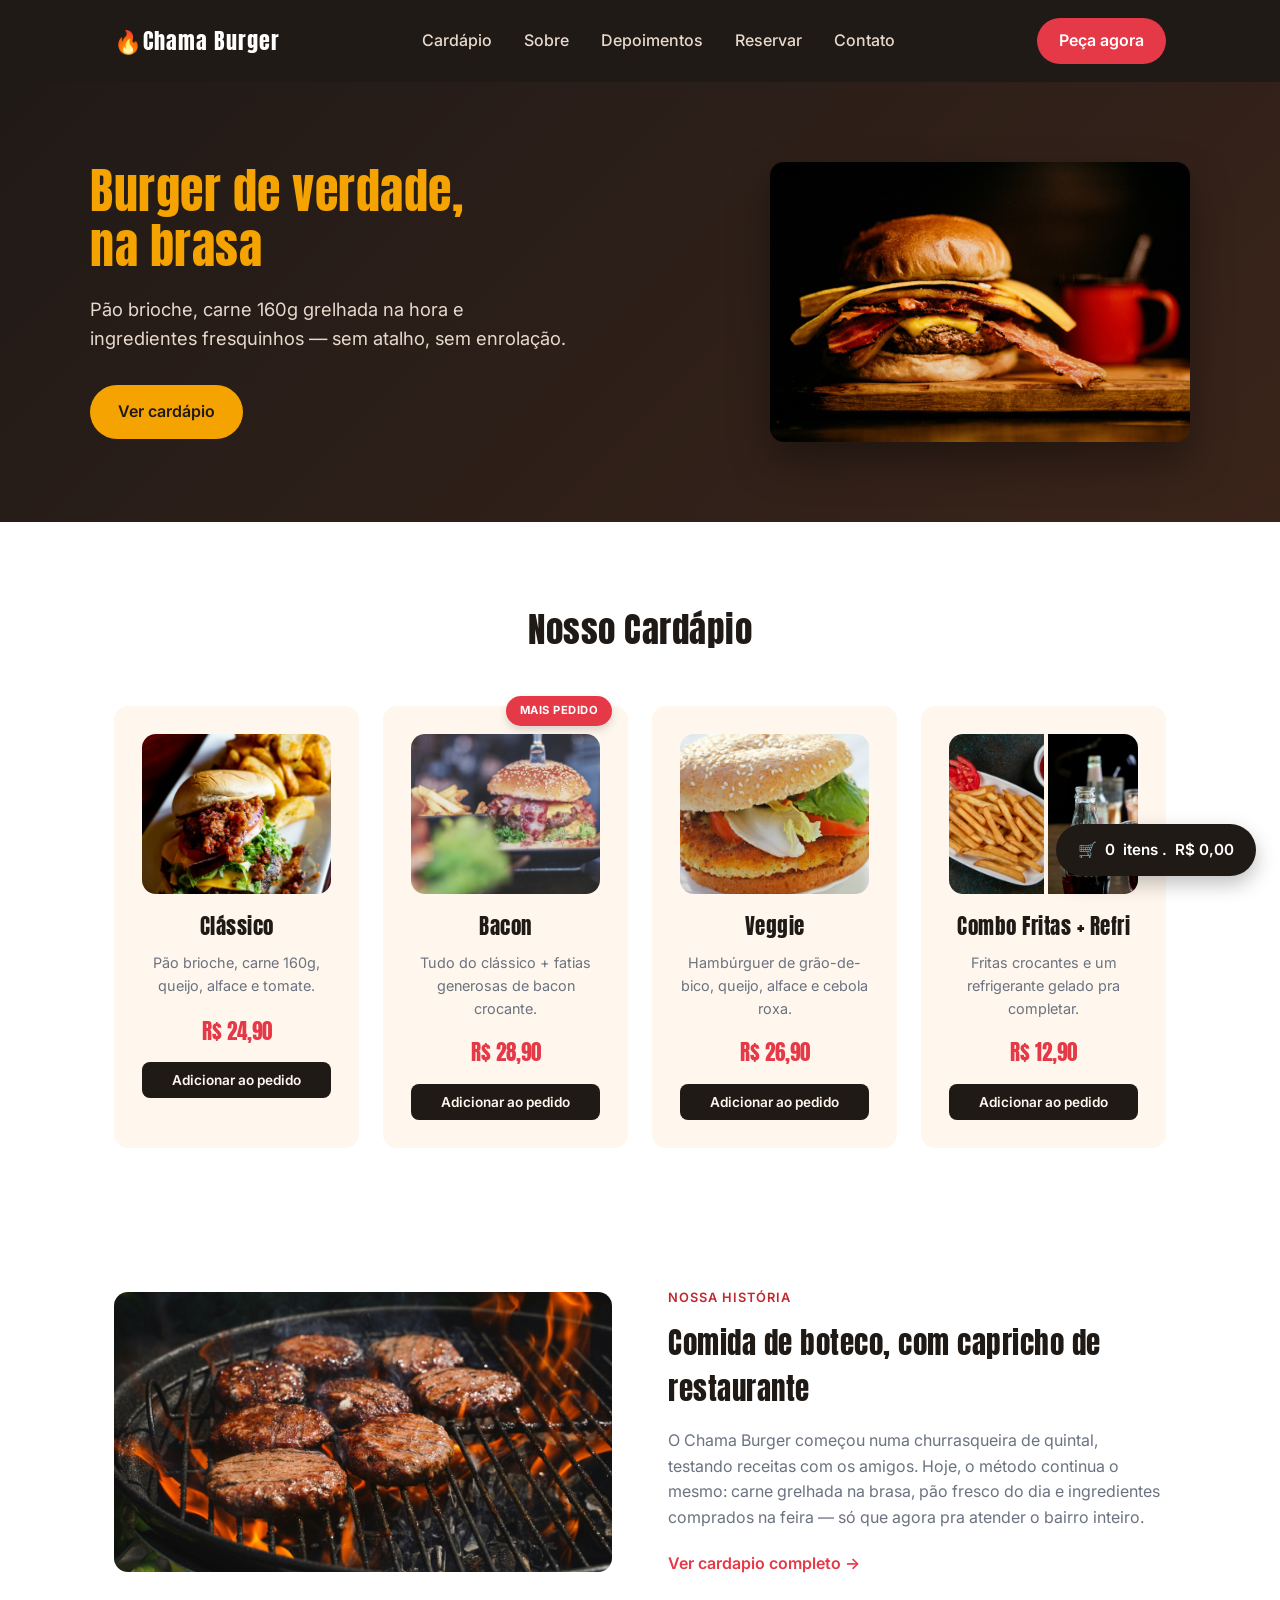
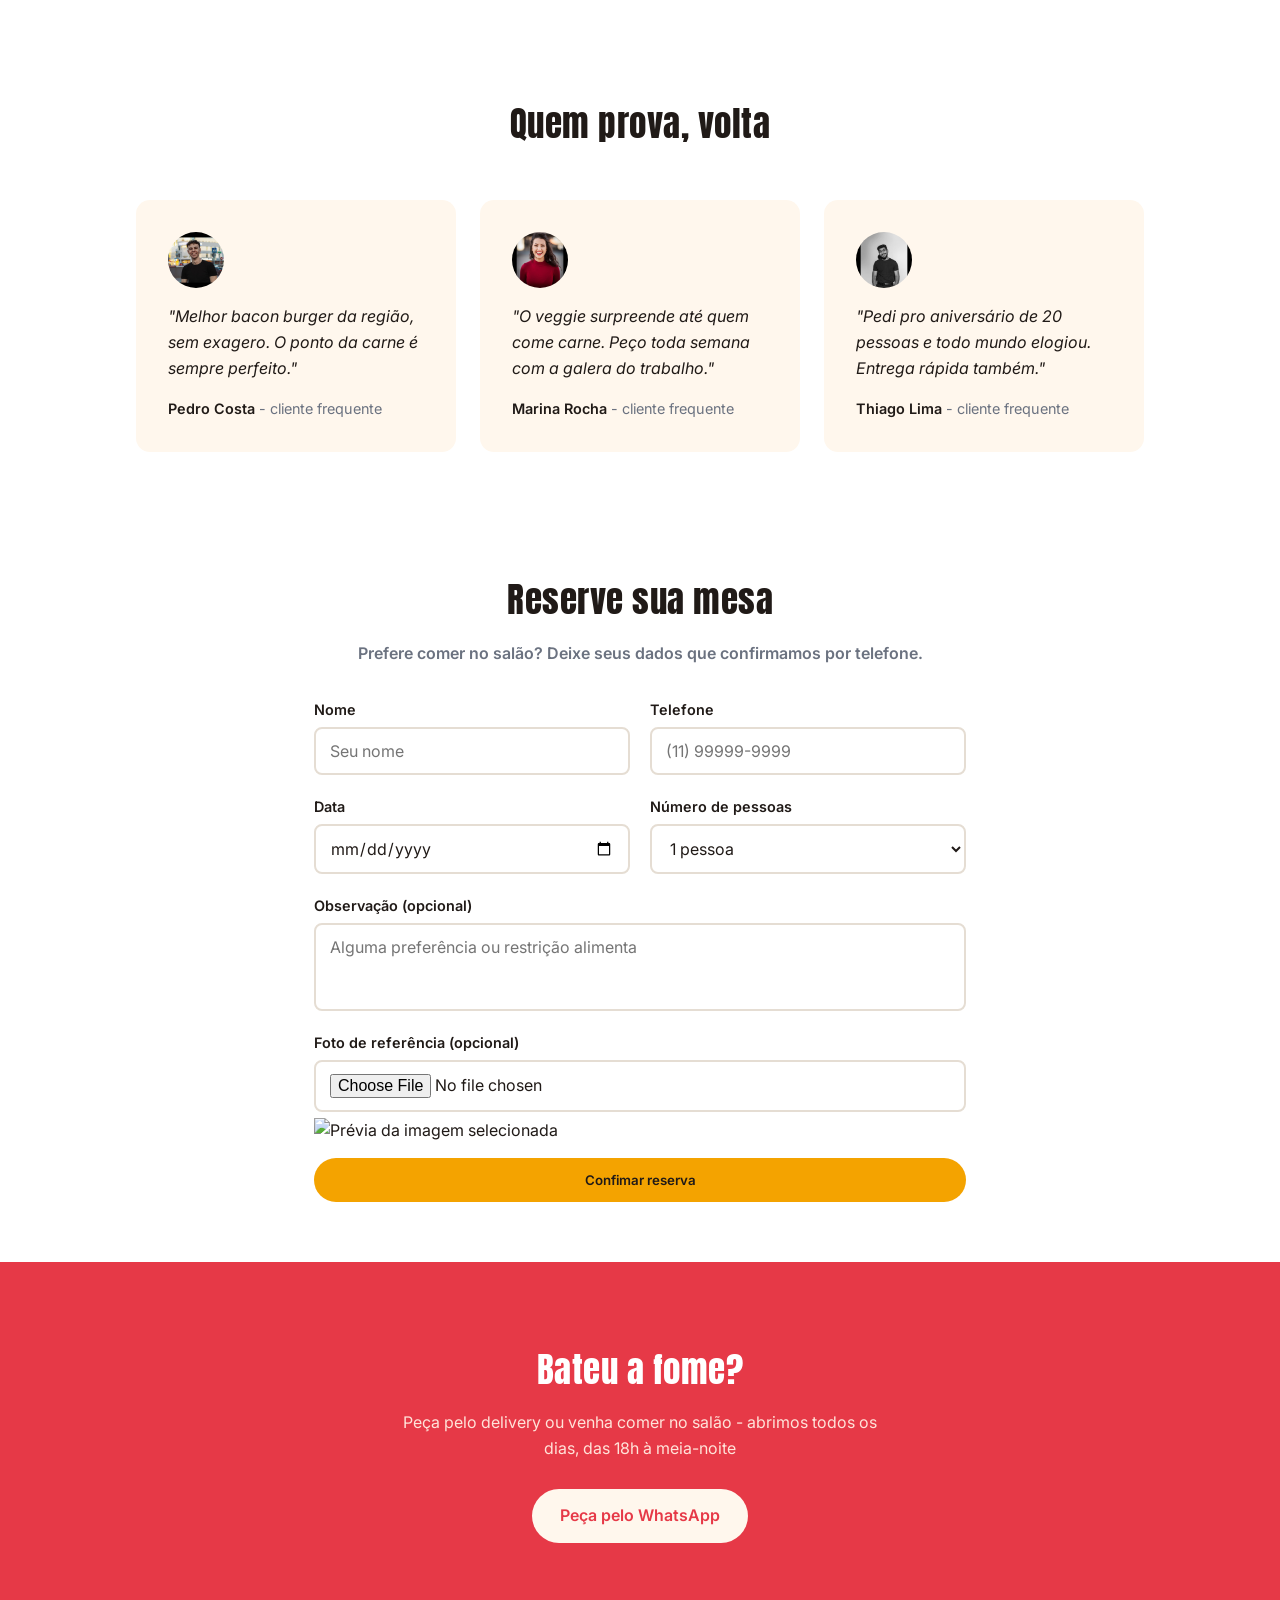
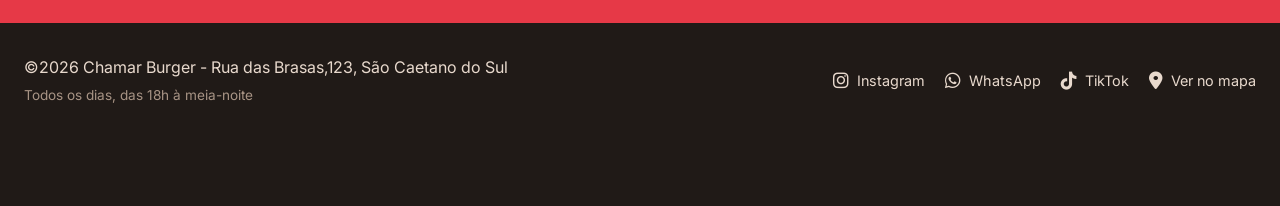
<file: ChamaBurger1/index.html>
<!DOCTYPE html>
<html lang="pt-BR">

<head>
    <meta charset="UTF-8">
    <meta name="viewport" content="width=device-width, initial-scale=1.0">
    <title>ChamaBurger</title>
    <link rel="stylesheet" href="https://cdnjs.cloudflare.com/ajax/libs/font-awesome/6.5.2/css/all.min.css">
    <link rel="stylesheet" href="style.css">
</head>

<body>
    <header class="cabecalho-site">
        <nav class="barra-navegacao">
            <a href="#" class="logo">🔥Chama Burger</a>

            <ul class="menu-links" id="menuLink">
                <li><a href="#cardapio">Cardápio</a></li>
                <li><a href="#sobre">Sobre</a></li>
                <li><a href="#depoimentos">Depoimentos</a></li>
                <li><a href="#reserva">Reservar</a></li>
                <li><a href="#contato">Contato</a></li>
            </ul>
            <a href="#pedir" class="botao botao-nav">Peça agora</a>
            <button class="menu-abrir" id="menurAbrir" aria-label="Abrir menu">≡</button>
        </nav>
    </header>

    <main>
        <section class="destaque">
            <div class="destaque-conteudo">
                <div class="destaque-texto">
                    <h1>Burger de verdade,<br>na brasa</h1>
                    <p>Pão brioche, carne 160g grelhada na hora e ingredientes fresquinhos — sem atalho, sem enrolação.
                    </p>
                    <a href="#cardapio" class="botao botao-primario">Ver cardápio</a>
                </div>
                <div class="destaque-imagem">
                    <img src="assets/images/destaque-burger.jpg"
                        alt="Hambúrguer artesanal com bacon, queijo e pão brioche, grelhado na brasa">
                </div>
            </div>
        </section>

        <section class="cardapio" id="cardapio">
            <h2>Nosso Cardápio</h2>
            <div class="cardapio-itens">

                <article class="cardapio-item">
                    <div class="cardapio-item-imagem">
                        <img src="assets/images/burger-classico.jpg"
                            alt="Foto do burger Clássico: pão brioche, carne, tomate e queijo">
                    </div>
                    <h3>Clássico</h3>
                    <p>Pão brioche, carne 160g, queijo, alface e tomate.</p>
                    <span class="preco">R$ 24,90</span>
                    <button class="adicionar-carrinho" data-name="Clássico" data-preco="24.90">Adicionar ao
                        pedido</button>
                </article>

                <article class="cardapio-item">
                    <span class="selo">Mais pedido</span>
                    <div class="cardapio-item-imagem">
                        <img src="assets/images/burger-bacon.jpg" alt="Foto do burger Bacon com fatias crocantes">
                    </div>
                    <h3>Bacon</h3>
                    <p>Tudo do clássico + fatias generosas de bacon crocante.</p>
                    <span class="preco">R$ 28,90</span>
                    <button class="adicionar-carrinho" data-name="Bacon" data-preco="28.90">Adicionar ao pedido</button>
                </article>

                <article class="cardapio-item">
                    <div class="cardapio-item-imagem">
                        <img src="assets/images/burger-veggie.jpg"
                            alt="Foto do burger Veggie com grão-de-bico e salada">
                    </div>
                    <h3>Veggie</h3>
                    <p>Hambúrguer de grão-de-bico, queijo, alface e cebola roxa.</p>
                    <span class="preco">R$ 26,90</span>
                    <button class="adicionar-carrinho" data-name="Veggie" data-preco="26.90">Adicionar ao
                        pedido</button>
                </article>

                <article class="cardapio-item">
                    <div class="cardapio-item-imagem cardapio-item-imagem-combo">
                        <img src="assets/images/fritas.jpg" alt="Porção de fritas crocantes">
                        <img src="assets/images/bebida.jpg" alt="Refrigerante gelado com gelo">
                    </div>
                    <h3>Combo Fritas + Refri</h3>
                    <p>Fritas crocantes e um refrigerante gelado pra completar.</p>
                    <span class="preco">R$ 12,90</span>
                    <button class="adicionar-carrinho" data-name="Combo Fritas + Refri" data-preco="12.90">Adicionar ao
                        pedido</button>
                </article>
            </div>
        </section>

        <!-- Sobre -->
        <section class="sobre" id="sobre">
            <div class="sobre-imagem">
                <img src="assets/images/sobre-burger.jpg" alt="Hambúrguer na brasa " width="800" height="500">
            </div>

            <div class="sobre-texto">
                <span class="secao-rotulo">Nossa história</span>

                <h2>Comida de boteco, com capricho de restaurante</h2>

                <p>O Chama Burger começou numa churrasqueira de quintal, testando receitas com os
                amigos. Hoje, o método continua o mesmo: carne grelhada na brasa, pão fresco
                do dia e ingredientes comprados na feira — só que agora pra atender o bairro
                inteiro.
                </p>

                <a href="#cardapio" class="link-seta">Ver cardapio completo →</a>
            </div>
        </section>

        <!-- Depoimentos -->
        <section class="depoimentos" id="depoimentos">

            <h2>Quem prova, volta</h2>
            <div class="depoimentos-lista">

                <article class="depoimento">
                    <img src="assets/images/avatar-pedro.jpg" alt="foto de Pedro Costa" class="avatar">
                    <p class="citacao">"Melhor bacon burger da região, sem exagero. O ponto da carne é sempre perfeito."
                    </p>
                    <p class="autor">Pedro Costa <span>- cliente frequente</span></p>
                </article>

                <article class="depoimento">
                    <img src="assets/images/avatar-marina.jpg" alt="foto de Marina Rocha" class="avatar">
                    <p class="citacao">"O veggie surpreende até quem come carne. Peço toda semana com a galera do
                        trabalho."</p>
                    <p class="autor">Marina Rocha <span>- cliente frequente</span></p>
                </article>

                <article class="depoimento">
                    <img src="assets/images/avatar-thiago.jpg" alt="foto de Thiago Lima" class="avatar">
                    <p class="citacao">"Pedi pro aniversário de 20 pessoas e todo mundo elogiou. Entrega rápida também."
                    </p>
                    <p class="autor">Thiago Lima <span>- cliente frequente</span></p>
                </article>
            </div>
        </section>

        <!-- Reserva -->
        <section class="reserva" id="reserva">
            <h2>Reserve sua mesa</h2>
            <p>Prefere comer no salão? Deixe seus dados que confirmamos por telefone.</p>

            <form class="reserva-formulario" id="reservaFormulario">

                <div class="linha-formulario">
                    <label for="nome">Nome</label>
                    <input type="text" id="nome" name="nome" placeholder="Seu nome" required>
                </div>

                <div class="linha-formulario">
                    <label for="telefone">Telefone</label>
                    <input type="tel" id="telefone" name="telefone" placeholder="(11) 99999-9999" required>
                </div>

                <div class="linha-formulario">
                    <label for="data">Data</label>
                    <input type="date" id="data" name="data" required>
                </div>

                <div class="linha-formulario">
                    <label for="pessoas">Número de pessoas</label>
                    <select name="pessoas" id="pessoas">
                        <option value="1">1 pessoa</option>
                        <option value="2">2 pessoa</option>
                        <option value="3">3 pessoa</option>
                        <option value="4">4 pessoa</option>
                        <option value="5+">5 ou mais</option>
                    </select>
                </div>

                <div class="linha-formulario linha-formulario-completa">
                    <label for="mensagem">Observação (opcional)</label>
                    <textarea name="mensagem" id="mensagem" rows="3"
                        placeholder="Alguma preferência ou restrição alimenta"></textarea>
                </div>

                <div class="linha-formulario linha-formulario-completa">
                    <label for="foto">Foto de referência (opcional)</label>
                    <input type="file" id="foto" name="foto" accept="image/*">

                    <img id="fotoPrevia" class="foto-previa" alt="Prévia da imagem selecionada" hidden>
                    <button type="submit" class="botao botao-primario formulario-enviar">Confimar reserva</button>
                </div>


            </form>

            <div class="reserva-confirmacao" id="reservaConfirmacao"></div>

        </section>

        <!-- Final -->

        <section class="chamada-final" id="pedir">
            <h2>Bateu a fome?</h2>
            <p>
                Peça pelo delivery ou venha comer no salão - abrimos todos os dias, das 18h à meia-noite
            </p>
            <a href="#" class="botao botao-destaque">Peça pelo WhatsApp</a>
        </section>
    </main>

    <footer class="rodape-site" id="contato">
        <div class="rodape-info">
            <p>&copy;2026 Chamar Burger - Rua das Brasas,123, São Caetano do Sul</p>
            <p class="rodape-horario">Todos os dias, das 18h à meia-noite</p>
        </div>

        <ul class="rodape-links">
            <li><a href="#" aria-label="Instagram"><i class="fa-brands fa-instagram"></i><span>Instagram</span></a></li>
            <li><a href="#" aria-label="WhatsApp"><i class="fa-brands fa-whatsapp"></i><span>WhatsApp</span></a></li>
            <li><a href="#" aria-label="TikTok"><i class="fa-brands fa-tiktok"></i><span>TikTok</span></a></li>
            <li><a href="#" aria-label="Ver no mapa"><i class="fa-solid fa-location-dot"></i><span>Ver no mapa</span></a></li>
        </ul>
    </footer>

    <div class="carrinho-resumo" id="carrinhoResumo">
        <span class="carrinho-icone">🛒</span>
        <span id="carrinhoContador">0</span> itens . <span id="carrinhoTotal">R$ 0,00



        </span>
    </div>


</body>
</html>
</file>
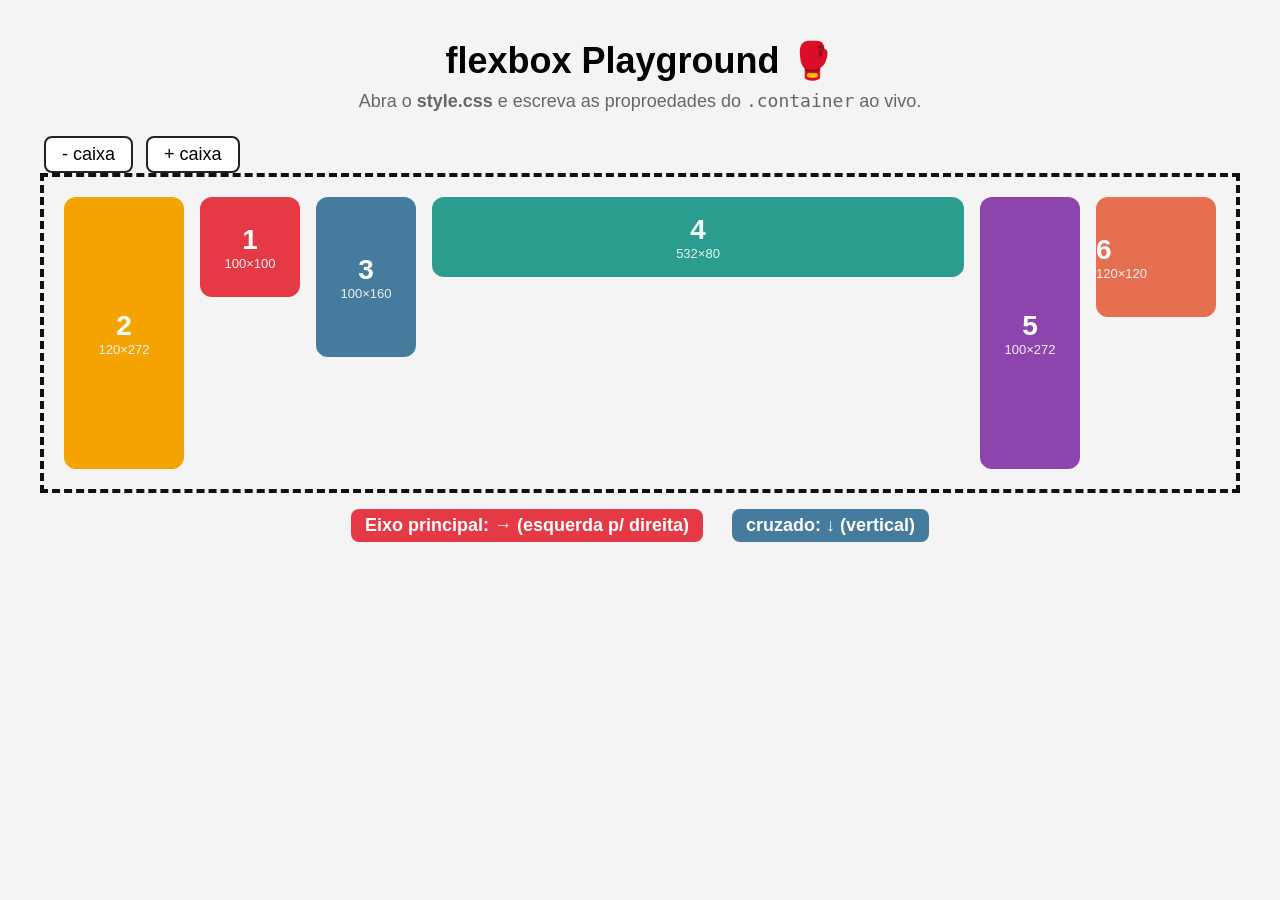
<file: ChamaBurger1/flexbox-playground/index.html>
<!DOCTYPE html>
<html lang="pt-BR">
<head>
    <meta charset="UTF-8">
    <meta name="viewport" content="width=device-width, initial-scale=1.0">
    <title>flexbox Playground</title>
    <link rel="stylesheet" href="style.css">
</head>
<body>
    <h1>flexbox Playground 🥊</h1>
    <p class="dica">Abra o <strong>style.css</strong> e escreva as proproedades do <code>.container</code> ao vivo.</p>

    <div class="controles">
        <button id="menos" aria-label="Remover caixa">- caixa</button>
        <button id="mais" aria-label="adicionar caixa">+ caixa</button>
    </div>


    <div class="container">
        <div class="box box1"><span class="numero">1</span><span class="tamanho"></span></div>
        <div class="box box2"><span class="numero">2</span><span class="tamanho"></span></div>
        <div class="box box3"><span class="numero">3</span><span class="tamanho"></span></div>
        <div class="box box4"><span class="numero">4</span><span class="tamanho"></span></div>
        <div class="box box5"><span class="numero">5</span><span class="tamanho"></span></div>
        <div class="box box6"><span class="numero">6</span><span class="tamanho"></span></div>
    </div>


    <div class="legenda">
        <span class="principal">Eixo principal: <b id="eixo-principal"></b></span>
        <span class="cruzado">cruzado: <b id="eixo-cruzado"></b></span>
    </div>

    <script src="script.js"></script>
</body>
</html>
</file>
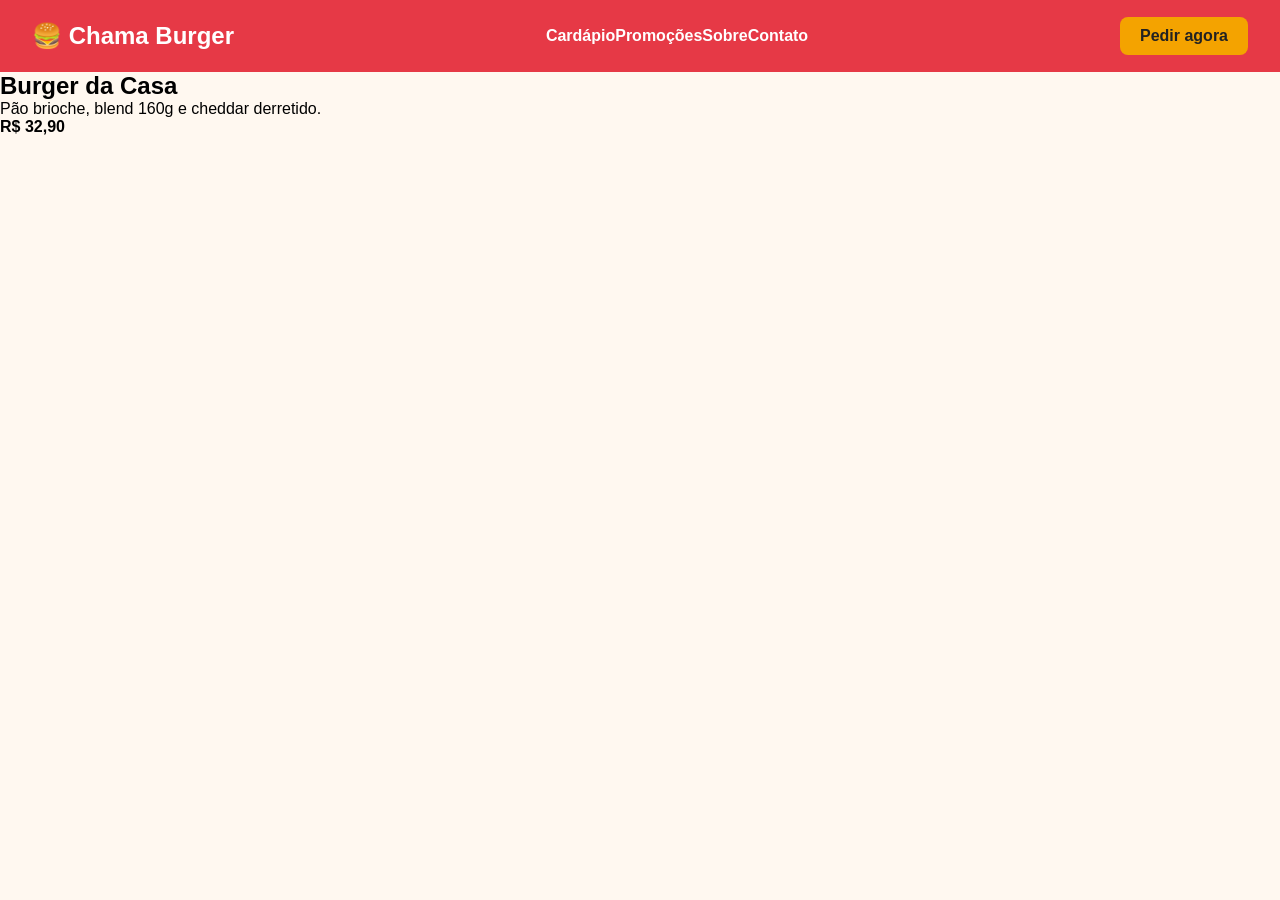
<file: ChamaBurger1/flexbox-playground/exercicio-navbar/index.html>
<!DOCTYPE html>
<html lang="pt-br">
<head>
  <meta charset="UTF-8">
  <meta name="viewport" content="width=device-width, initial-scale=1.0">
  <title>Exercício: Navbar Chama Burger</title>
  <link rel="stylesheet" href="style.css">
</head>
<body>

  <header class="navbar">
    <div class="logo">🍔 Chama Burger</div>

    <nav class="menu">
      <a href="#">Cardápio</a>
      <a href="#">Promoções</a>
      <a href="#">Sobre</a>
      <a href="#">Contato</a>
    </nav>

    <a href="#" class="btn-pedido">Pedir agora</a>
  </header>

  <main class="hero">
    <div class="card">
      <h2>Burger da Casa</h2>
      <p>Pão brioche, blend 160g e cheddar derretido.</p>
      <strong>R$ 32,90</strong>
    </div>
  </main>

</body>
</html>
</file>
<file: ChamaBurger1/style.css>
@import url('https://fonts.googleapis.com/css2?family=Anton&family=Inter:ital,opsz,wght@0,14..32,100..900;1,14..32,100..900&display=swap');


:root {
    --color-primary: #e63947;
    --color-primary-dark: #c1272d;
    --color-accent: #f4a300;
    --color-dark: #201a17;
    --color-light: #fff7ed;
    --color-gray: #6b7280;
    --radius: 14px;
    --font-titulo: "Anton", Impact, sans-serif;
    --font-base: "Inter", Roboto, Helvetica, Arial, sans-serif;
}

html {
    scroll-behavior: smooth;
}

* {
    margin: 0;
    padding: 0;
    box-sizing: border-box;
}

body {
    font-family: var(--font-base);
    color: var(--color-dark);
    line-height: 1.6;
}

h1, h2, h3 {
    font-family: var(--font-titulo);
    font-weight: 400;
    letter-spacing: 0.5px;
}

a {
    text-decoration: none;
    color: inherit;
}

ul {
    list-style: none;
}

img {
    max-width: 100%;
    display: block;
}

.botao {
    display: inline-block;
    padding: 14px 28px;
    border: none;
    border-radius: 999px;
    font-family: var(--font-base);
    font-weight: 600;
    text-align: center;
    cursor: pointer;
    transition: transform 0.2s, box-shadow 0.2s;
}

.botao:hover {
    transform: translateY(-2px);
}

.botao-nav {
    background: var(--color-primary);
    color: #fff;
    padding: 10px 22px;
}

.cabecalho-site {
    background: var(--color-dark);
    top: 0;
    z-index: 10;
    position: sticky;
}

.barra-navegacao {
    max-width: 1100px;
    margin: 0 auto;
    display: flex;
    align-items: center;
    justify-content: space-between;
    padding: 18px 24px;
}

.logo {
    font-family: var(--font-titulo);
    font-size: 1.4rem;
    color: #fff;
    letter-spacing: 1px;
}

.menu-links {
    display: flex;
    gap: 32px;
}

.menu-links a {
    color: #e8d9cd;
    font-weight: 500;
}

.menu-links a:hover {
    color: #fff;
}

.botao-primario {
    background: var(--color-accent);
    color: var(--color-dark);
}

.botao-primario:hover {
    box-shadow: 0 8px 20px rgba(244, 163, 0, 0.4);
}

.destaque {
    background: linear-gradient(135deg, var(--color-dark), #3a241a);
    width: 100%;
    padding: 80px 24px;
}

.destaque-conteudo {
    max-width: 1100px;
    margin: 0 auto;
    display: flex;
    align-items: center;
    justify-content: center;
    gap: 48px;
    color: #fff;
}

.destaque-texto {
    flex: 1 1 400px;
}

.destaque h1 {
    font-size: 3rem;
    line-height: 1.15;
    margin-bottom: 20px;
    color: var(--color-accent);
}

.destaque p {
    font-size: 1.15rem;
    color: #e8d9cd;
    max-width: 480px;
    margin-bottom: 32px;
}

.destaque-imagem {
    flex: 1 1 260px;
    max-width: 420px;
    border-radius: var(--radius);
    overflow: hidden;
    box-shadow: 0 20px 40px rgba(0, 0, 0, 0.35);
}

.destaque-imagem img {
    width: 100%;
    object-fit: cover;
}

.cardapio {
    max-width: 1100px;
    margin: 0 auto;
    padding: 80px 24px;
    text-align: center;
}

.cardapio h2 {
    font-size: 2.2rem;
    margin-bottom: 48px;
}

.cardapio-itens {
    display: flex;
    gap: 24px;
    flex-wrap: wrap;
    justify-content: center;
}

.cardapio-item {
    background: var(--color-light);
    border-radius: var(--radius);
    padding: 28px;
    flex: 1 1 220px;
    max-width: 260px;
    position: relative;
    transition: transform 0.2s, box-shadow 0.2s;
}

.cardapio-item:hover {
    transform: translateY(-6px);
    box-shadow: 0 12px 24px rgba(0, 0, 0, 0.12);
}

.selo {
    position: absolute;
    top: -10px;
    right: 16px;
    background: var(--color-primary);
    color: #fff;
    font-size: 0.7rem;
    font-weight: 700;
    text-transform: uppercase;
    letter-spacing: 0.5px;
    padding: 6px 14px;
    border-radius: 999px;
    box-shadow: 0 4px 8px rgba(0, 0, 0, 0.15);
}

.cardapio-item-imagem {
    width: 100%;
    height: 160px;
    margin-bottom: 16px;
    border-radius: var(--radius);
    overflow: hidden;
}

.cardapio-item-imagem img {
    width: 100%;
    height: 100%;
    object-fit: cover;
}

.cardapio-item-imagem-combo {
    display: flex;
    gap: 4px;
}

.cardapio-item-imagem-combo img {
    width: 50%;
    height: 100%;
    object-fit: cover;
}

.cardapio-item h3 {
    font-size: 1.3rem;
    margin-bottom: 8px;
}

.cardapio-item p {
    color: var(--color-gray);
    font-size: 0.9rem;
    margin-bottom: 16px;
    min-height: 48px;
}

.preco {
    font-family: var(--font-titulo);
    color: var(--color-primary);
    font-size: 1.3rem;
}

.adicionar-carrinho {
    width: 100%;
    background-color: var(--color-dark);
    color: var(--color-light);
    padding: 10px;
    border-radius: 8px;
    margin-top: 14px;
    border: none;
    font-family: var(--font-base);
    font-weight: 600;
    font-size: 0.85rem;
    cursor: pointer;
    transition: background 0.2s;
}

.adicionar-carrinho:hover {
    background-color: var(--color-primary);
}

.sobre {
    max-width: 1100px;
    margin: 0 auto;
    padding: 60px 24px;
    display: flex;
    align-items: center;
    gap: 56px;
}

.sobre-texto {
    flex: 1 1 400px;
}

.secao-rotulo{
    display: block;
    font-family: var(--font-base);
    font-size: 0.8rem;
    font-weight: 600;
    color: var(--color-primary-dark);
    text-transform: uppercase;
    letter-spacing: 1px;
    margin-bottom: 12px;
}

.sobre-texto h2 {
    font-size: 1.8rem;
    margin-bottom: 16px;
}

.sobre-texto p {
    color: var(--color-gray);
    margin-bottom: 20px;
}

.link-seta {
    color: var(--color-primary);
    font-weight: 600;
}

.link-seta:hover{
    text-decoration: underline;
}
.sobre-imagem {
    flex: 1 1 400px;
}

.sobre-imagem img {
    border-radius: var(--radius);
    width: 100%;
    height: auto;
}

.depoimentos {
    max-width: 1100px;
    margin: 0 auto;
    padding: 60px 24px;
    text-align: center;
}

.depoimentos h2 {
    font-size: 2.2rem;
    margin-bottom: 48px;
}

.depoimentos-lista {
    display: flex;
    gap: 24px;
    flex-wrap: wrap;
    justify-content: center;
}

.depoimento {
    background-color: var(--color-light);
    border-radius: var(--radius);
    padding: 32px;
    flex: 1 1 280px;
    max-width: 320px;
    text-align: left;
}

.avatar {
    width: 56px;
    height: 56px;
    border-radius: 50%;
    object-fit: cover;
    margin-bottom: 16px;
}

.citacao {
    font-style: italic;
    color: var(--color-dark);
    margin-bottom: 16px;
}

.autor {
    font-weight: 600;
    font-size: 0.9rem;
}

.autor span {
    font-weight: 400;
    color: var(--color-gray);
}

.reserva {
    max-width: 700px;
    text-align: center;
    margin: 0 auto;
    padding: 60px 24px;
}

.reserva h2 {
    font-size: 2.2rem;
    margin-bottom: 12px;
}

.reserva > p {
    color: var(--color-gray);
    font-weight: 600;
    margin-bottom: 32px;
}

.reserva-formulario {
    display: flex;
    gap: 20px;
    flex-wrap: wrap;
    text-align: left;
}

.linha-formulario {
    flex: 1 1 220px;
    display: flex;
    flex-direction: column; 
    gap: 6px;
}

.linha-formulario-completa {
    flex: 1 1 100%;
}

.linha-formulario label {
    font-weight: 600;
    font-size: 0.9rem;
}

.linha-formulario input, 
.linha-formulario select, 
.linha-formulario textarea {
    width: 100%;
    font-family: var(--font-base);
    font-size: 1rem;
    padding: 12px 14px;
    border: 2px solid #e5ddd3;
    border-radius: 8px;
    background: #fff;
    color: var(--color-dark);
}

.linha-formulario input:focus,
.linha-formulario select:focus,
.linha-formulario textarea:focus {
    outline: none;
    border-color: var(--color-primary);
}

.linha-formulario textarea {
    resize: none; /* trava o input e não deixa aumentar*/
}

.formulario-enviar {
    flex: 1 1 100%;
    border: none;
    cursor: pointer;
    margin-top: 8px;
}

.botao-destaque {
    background: var(--color-light);
    color: var(--color-primary);
}

.chamada-final {
    background:var(--color-primary);
    text-align: center;
    padding: 80px 24px;
    color: #fff;
}


.chamada-final h2 {
    font-size: 2.2rem;
    margin-bottom: 12px;
}

.chamada-final p {
    margin-bottom: 28px;
    max-width: 500px;
    margin-left: auto;
    margin-right: auto;
    color: #ffe3d9;
}

.rodape-site {
    background: var(--color-dark);
    color: #e8d9cd;
    display: flex;
    flex-wrap: wrap;
    gap: 20px;
    justify-content: space-between;
    align-items: center;
    padding: 32px 24px 100px;
}

.rodape-horario {
    font-size: 0.85rem;
    color: #a89485;
    margin-top: 4px;
}

.rodape-links {
    display: flex;
    flex-wrap: wrap;
    gap: 20px;
}

.rodape-links a {
    display: flex;
    align-items: center;
    gap: 8px;
    font-size: 0.9rem;
}

.rodape-links a i {
    font-size: 18px;
    color: inherit;
}

.rodape-links a:hover {
    color: #fff;
}

@media (max-width: 780px) {
    .sobre, .destaque-conteudo {
        flex-direction: column;
    }

    .destaque-texto, .destaque-imagem, .sobre-texto, .sobre-imagem {
        width: 100%;

    }
}

@media (max-width: 640px) {
    .menu-links {
        display: none;
    }


    .destaque h1 {
        font-size: 2.2rem;
    }

    .rodape-site {
        flex-direction: column;
        text-align: center;
    }
}

.menu-abrir {
        display: none;
        background: none;
        border: none;
        color: #fff;
        font-size: 1.6rem;
        cursor: pointer;
        line-height: 1;
    }

    .carrinho-resumo {
        position: fixed;
        bottom: 24px;
        right: 24px;
        background: var(--color-dark);
        color: #fff;
        padding: 14px 22px;
        border-radius: 999px;
        box-shadow: 0 8px 20px rgba(0, 0, 0, 0.25);
        font-weight: 600;
        font-size: 0.95rem;
        z-index: 20;
        display: flex;
        align-items: center;
        gap: 8px;
    }
</file>
<file: ChamaBurger1/flexbox-playground/style.css>
* {
    margin: 0;
    padding: 0;
    box-sizing: border-box;
}

body {
    font-family: Arial, Helvetica, sans-serif;
    font-size: 18px;
    background: #f4f4f4;
    padding: 40px;
}

h1 {
    text-align: center;
    margin-bottom: 8px;
}

.dica {
    text-align: center;
    color: #666;
    margin-bottom: 24px;
}

.controles button {
    font-size: 18px;
    padding: 6px 16px;
    margin: 0 4px;
    border: 2px solid #222;
    border-radius: 8px;
    background: #fff;
    cursor: pointer;
}

.controles button:hover {
    background: #222;
    color: #fff;
}

.legenda {
    text-align: center;
    margin-top: 16px;
    font-weight: bold;
}

.legenda span {
    display: inline-block;
    margin: 0 12px;
    padding: 6px 14px;
    color: #fff;
    border-radius: 8px;
}

.legenda .principal {
    background: #e63946;
}

.legenda .cruzado {
    background: #457b9d;
}

.box {
    border-radius: 12px;
    color: #fff;
    font-weight: bold;
    display: flex;
    flex-direction: column;
    align-items: center;
    justify-content: center;
}

.box .numero {
    font-size: 28px;
}

.box .tamanho {
    font-size: 13px;
    font-weight: normal;
    opacity: 0.9;
}

.box1 {
    background: #e63946;
    width: 100px;
    height: 100px;
}

.box2 {
    background: #f4a300;
    width: 120px;
}

.box3 {
    background: #457b9d;
    width: 100px;
    height: 160px;
}

.box4 {
    background: #2a9d8f;
    width: 140px;
    height: 80px;
}

.box5 {
    background: #8e44ad;
    width: 100px;
}

.box6 {
    background: #e76f51;
    width: 120px;
    height: 120px;
}

.container {
    border: 4px dashed #111;
    min-height: 320px;
    padding: 20px;

    display: flex;

    flex-direction: row;
    /* ↑ define o eixo principal (main axis):
    row -> itens em linha, da esquerda pra direita (padrão)
    row-reverse -> itens em linha, invertidos (6,5,4,3,2,1)
    column -> itens em coluna, de cima pra baixo
    column-reverse -> itens em coluna, invertidos*/

    flex-wrap: nowrap;
    /* ↑ decide se os itens quebram linha quando não cabem:
        nowrap -> tudo numa linha só, pode espremer ou estourar (padrão)
        wrap   -> quebra linha quando não há espaço (use o botão "+ caixa") */

    justify-content: flex-start;

    align-items: stretch;

    gap: 16px;
}

.box2 {
    order: -1;
}

.box4 {
    flex-grow: 1;
}

.box6 {
    align-items: stretch;
}
</file>
<file: ChamaBurger1/flexbox-playground/exercicio-navbar/style.css>
/* =====================================================
   EXERCÍCIO: Navbar do Chama Burger

   Objetivo (só com flexbox):
   1) Logo à ESQUERDA, menu no MEIO e botão à DIREITA
   2) Tudo alinhado verticalmente no centro da barra
   3) Links do menu lado a lado, com espaço entre eles
   4) Bônus: centralizar o .card no meio da .hero
      (horizontal E vertical)

   Escreva suas regras nos blocos marcados com ✏️
   ===================================================== */

* { margin: 0; padding: 0; box-sizing: border-box; }

body {
  font-family: Arial, Helvetica, sans-serif;
  background: #fff8f0;
}

.navbar {
  background: #E63946;
  color: #fff;
  padding: 0 32px;
  height: 72px;
  /* ✏️ escreva aqui o flexbox da navbar */
  display: flex;
  justify-content: space-between;
  align-items: center;
  
.logo { font-size: 24px; font-weight: bold; }

.menu a {
  color: #fff;
  text-decoration: none;
  font-weight: bold;
}

/* ✏️ escreva aqui o flexbox do .menu (links lado a lado) */
.menu {
    display: flex;
}


.btn-pedido {
  background: #F4A300;
  color: #222;
  text-decoration: none;
  font-weight: bold;
  padding: 10px 20px;
  border-radius: 8px;
}

.hero {
  min-height: 400px;
  background: #ffe8d1;
  /* ✏️ bônus: centralize o card aqui */
}

.card {
  background: #fff;
  padding: 24px;
  border-radius: 12px;
  width: 280px;
  box-shadow: 0 4px 12px rgba(0, 0, 0, 0.15);
}

.card h2 { margin-bottom: 8px; }
.card p  { margin-bottom: 12px; color: #555; }
</file>
